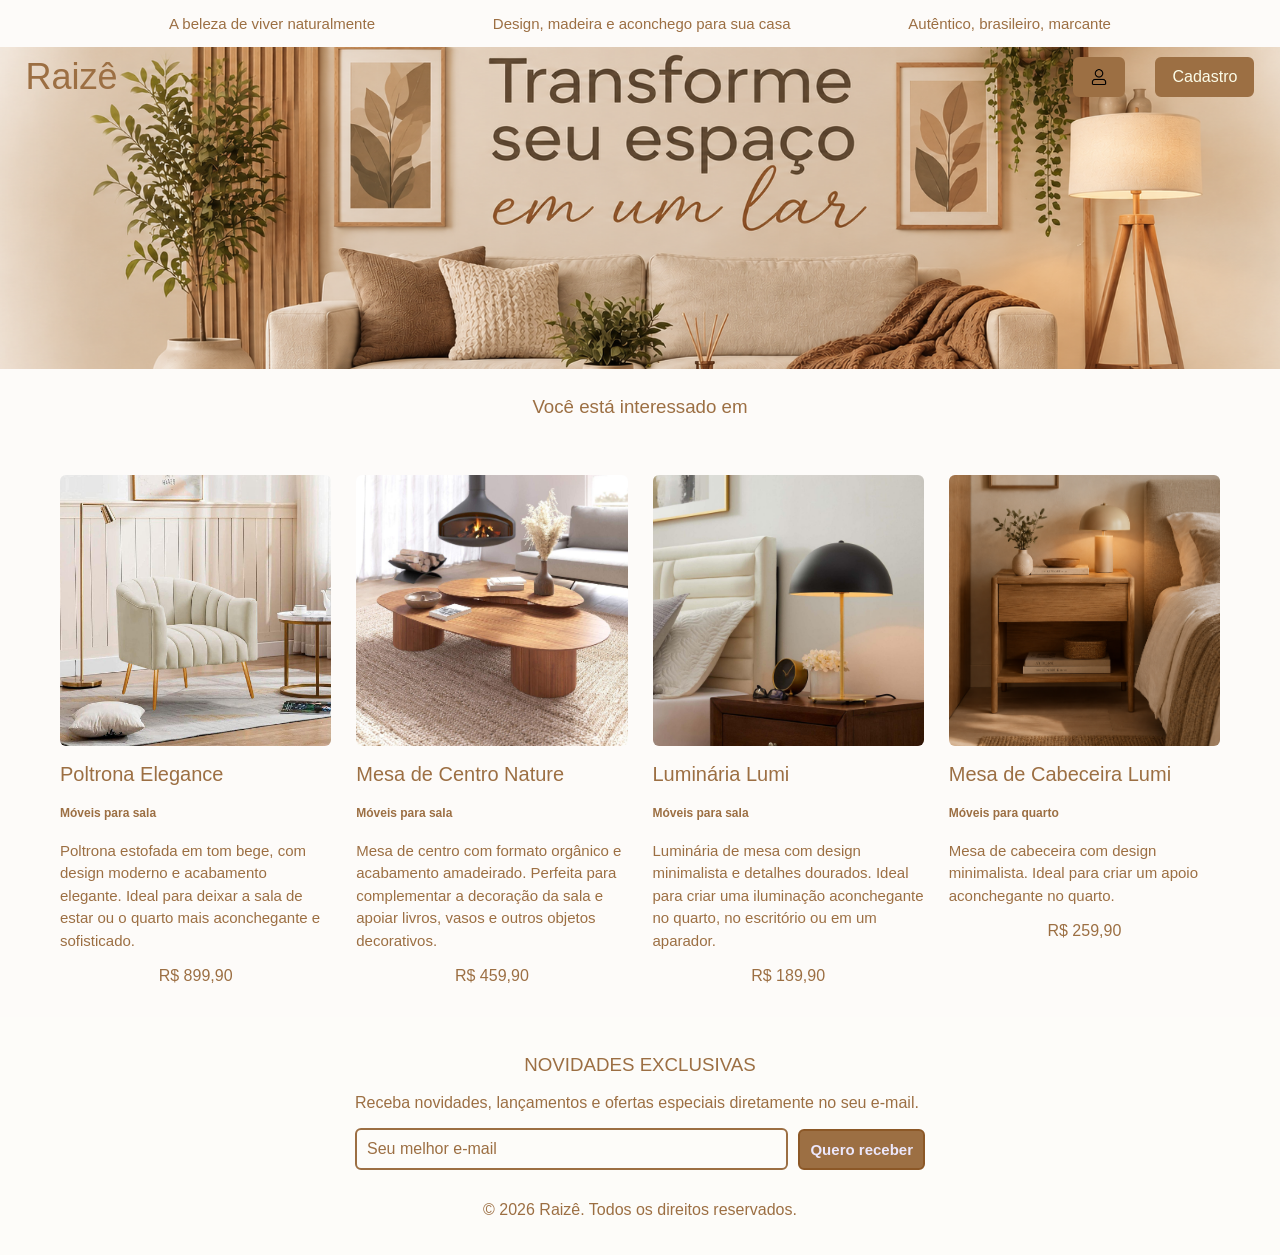
<file: batista.Atividade17.0/index.html>
<!DOCTYPE html>
<html lang="pt-BR">

<head>
    <meta charset="UTF-8">
    <meta name="viewport" content="width=device-width, initial-scale=1.0">

    <title>Raizê</title>

    <link rel="stylesheet" href="style.css">
</head>

<body>

    <!-- CABEÇALHO -->
    <header>

        <div class="frases-cabecalho">
            <section>
                A beleza de viver naturalmente
            </section>

            <section>
                Design, madeira e aconchego para sua casa
            </section>

            <section>
                Autêntico, brasileiro, marcante
            </section>
        </div>

        <!-- NAVEGAÇÃO -->
        <nav>

            <div class="cor-cabecalho">

                <section class="barra-pesquisa">
                    <h1>Raizê</h1>
                </section>

                <section id="acesso">

                    <a href="./login/login.html"
                       class="botao-acesso"
                       aria-label="Acesse sua conta">

                        <img src="./img/boneco.Login.png"
                             alt=""
                             width="18">
                    </a>

                    <a href="./cadastro/cadastro.html"
                       class="botao-acesso">
                        Cadastro
                    </a>

                </section>

            </div>

        </nav>

    </header>

    <!-- TÍTULO DA VITRINE -->
    <section class="titulo-vitrine">
        <h3>Você está interessado em</h3>
    </section>

    <!-- PRODUTOS -->
    <main>

        <article>

            <img class="imagem-produto"
                 src="./img/poltrona.jpg"
                 alt="Poltrona Elegance">

            <h2>Poltrona Elegance</h2>

            <h5 class="poltrona">
                Móveis para sala
            </h5>

            <p>
                Poltrona estofada em tom bege, com design moderno
                e acabamento elegante. Ideal para deixar a sala
                de estar ou o quarto mais aconchegante e sofisticado.
            </p>

            <h3 class="valor">R$ 899,90</h3>

        </article>

        <article>

            <img class="imagem-produto"
                 src="./img/mesa.De.Centro.jpg"
                 alt="Mesa de Centro Nature">

            <h2>Mesa de Centro Nature</h2>

            <h5 class="mesa">
                Móveis para sala
            </h5>

            <p>
                Mesa de centro com formato orgânico e acabamento
                amadeirado. Perfeita para complementar a decoração
                da sala e apoiar livros, vasos e outros objetos decorativos.
            </p>

            <h3 class="valor">R$ 459,90</h3>

        </article>

        <article>

            <img class="imagem-produto"
                 src="./img/luminaria.jpg"
                 alt="Luminária Lumi">

            <h2>Luminária Lumi</h2>

            <h5 class="luminaria">
                Móveis para sala
            </h5>

            <p>
                Luminária de mesa com design minimalista e detalhes
                dourados. Ideal para criar uma iluminação aconchegante
                no quarto, no escritório ou em um aparador.
            </p>

            <h3 class="valor">R$ 189,90</h3>

        </article>

        <article>

            <img class="imagem-produto"
                 src="./img/mesa.De.Cabeceira.png"
                 alt="Mesa de cabeceira Lumi">

            <h2>Mesa de Cabeceira Lumi</h2>

            <h5 class="luminaria">
                Móveis para quarto
            </h5>

            <p>
                Mesa de cabeceira com design minimalista.
                Ideal para criar um apoio aconchegante no quarto.
            </p>

            <h3 class="valor">R$ 259,90</h3>

        </article>

    </main>

    <!-- RODAPÉ -->
    <footer>

        <div id="novidades">

            <h3>NOVIDADES EXCLUSIVAS</h3>

            <p>
                Receba novidades, lançamentos e ofertas
                especiais diretamente no seu e-mail.
            </p>

            <form>

                <input
                    type="email"
                    placeholder="Seu melhor e-mail"
                    aria-label="Seu melhor e-mail"
                    required
                >

                <button type="submit">
                    Quero receber
                </button>

            </form>

        </div>

        <p class="direitos">
            © 2026 Raizê. Todos os direitos reservados.
        </p>

    </footer>

</body>

</html>
</file>
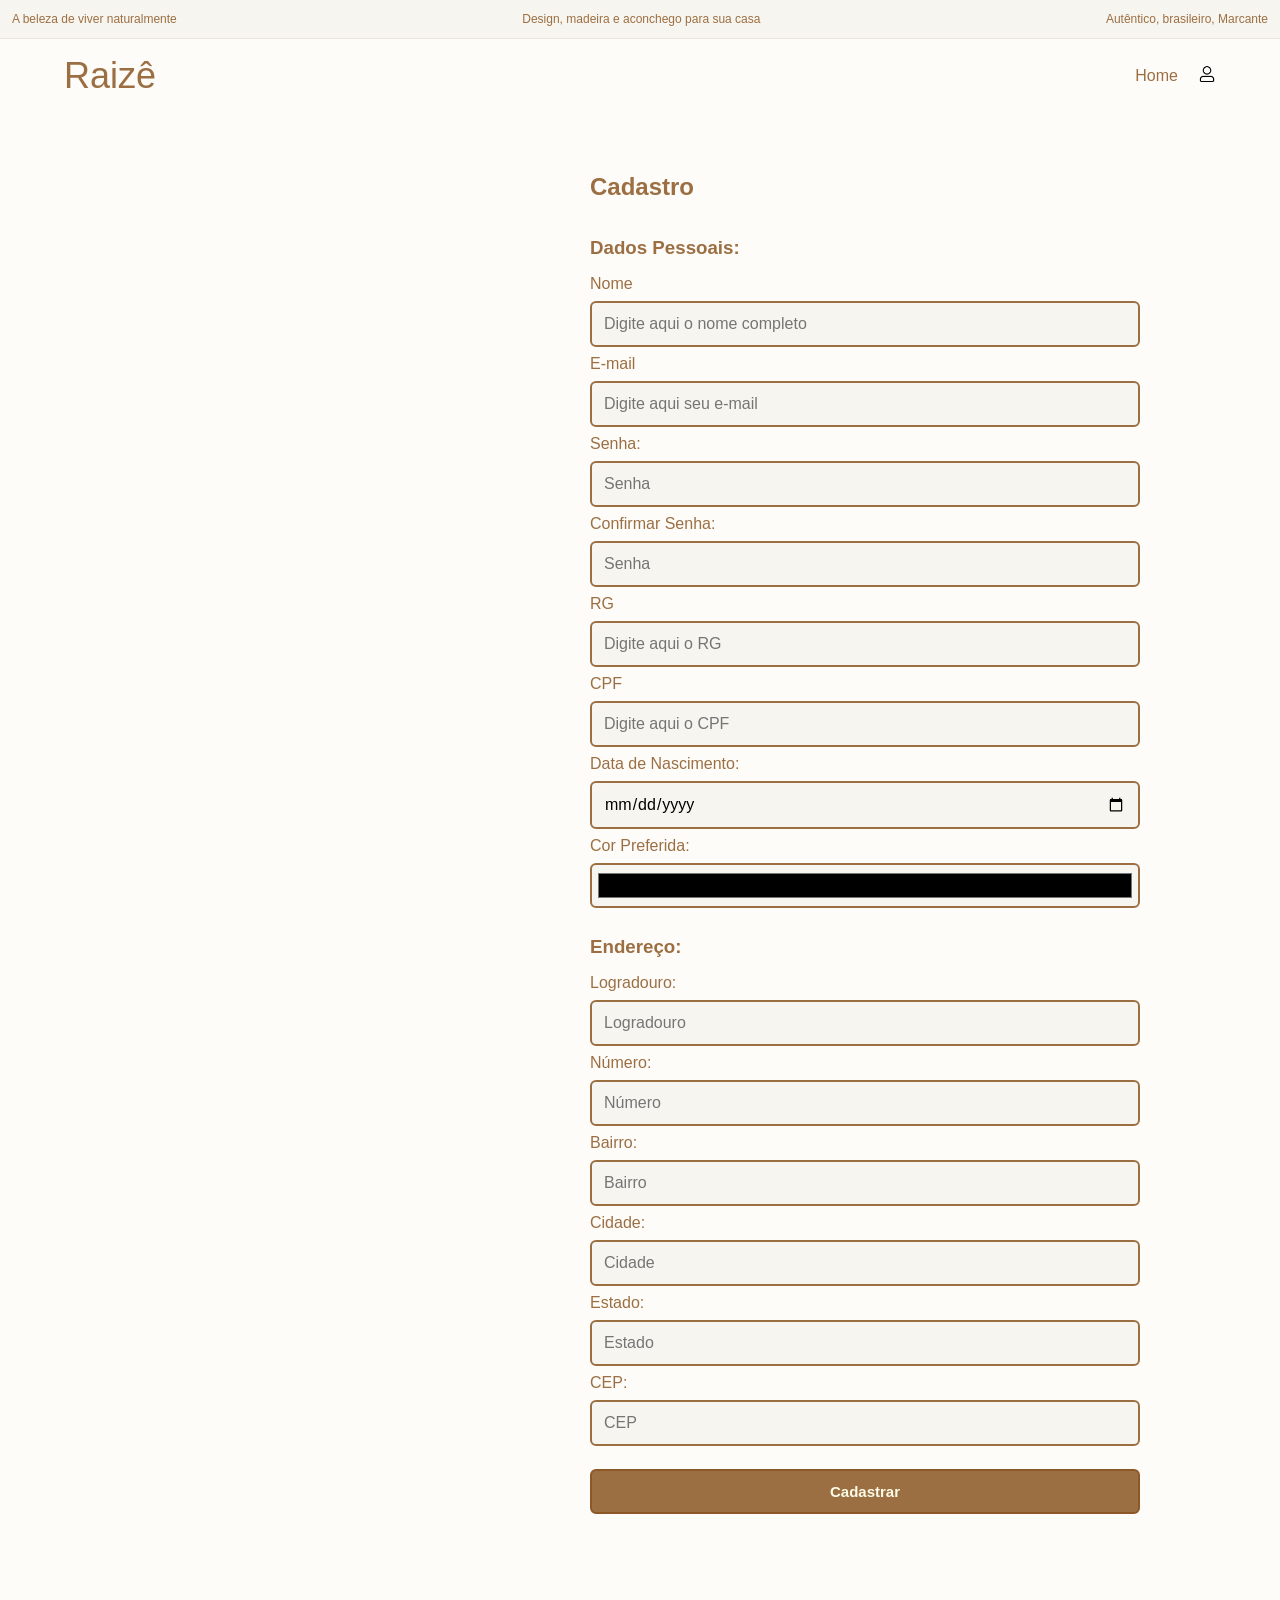
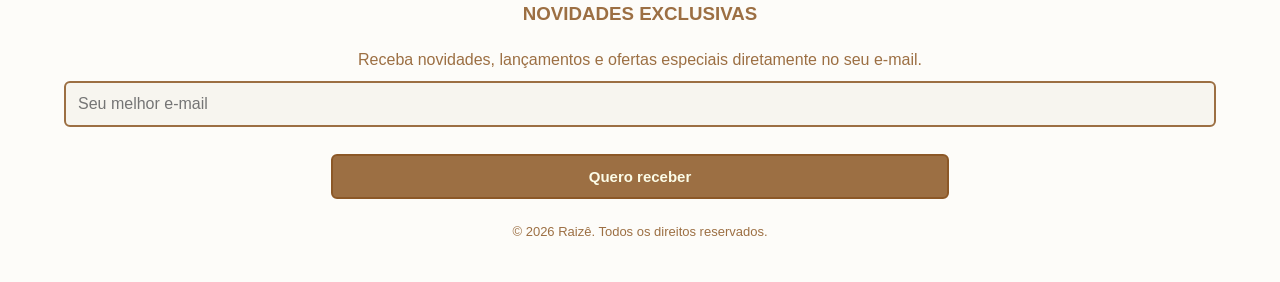
<file: batista.Atividade17.0/cadastro/cadastro.html>
<!DOCTYPE html>
<html lang="en">


<head>
      <meta charset="UTF-8">
      <meta name="viewport" content="width=device-width, initial-scale=1.0">
      <title>Cadastro</title>
      <link rel="stylesheet" href="style.css">

</head>

<body>
      <header>
            <section>
                  A beleza de viver naturalmente
            </section>
            <section>
                  Design, madeira e aconchego para sua casa
            </section>
            <section>
                  Autêntico, brasileiro, Marcante
            </section>
      </header>
      <nav>
            <section>
                  <h1>Raizê</h1>
            </section>
            <section>

                  <a href="../index.html">
                        Home
                  </a>
                  </a>
                  <a href="../login/login.html">
                        <img src="../img/boneco.Login.png" alt="acesse sua conta" width="18">
                  </a>
            </section>
      </nav>

      <div class="lateral">
            <aside>

                  <img src="../img/cadastro.png" alt="Faça parte da nossa casa" height="800">
            </aside>
            <main id="form">
                  <form onsubmit="alert('Enviado com sucesso!'); return false;">
                        <h2>Cadastro</h2>

                        <h3>Dados Pessoais:</h3>
                        <label>Nome</label>
                        <input type="text" required placeholder="Digite aqui o nome completo" maxlength="100"
                              minlength="10">
                        <label>E-mail</label>
                        <input type="email" required placeholder="Digite aqui seu e-mail" maxlength="100">
                        <label>Senha:</label>
                        <input type="password" required placeholder="Senha" maxlength="100">

                        <label>Confirmar Senha:</label>
                        <input type="password" required placeholder="Senha" maxlength="100">
                        <label>RG</label>
                        <input type="text" required placeholder="Digite aqui o RG" maxlength="10" minlength="8">
                        <label>CPF</label>
                        <input type="text" required placeholder="Digite aqui o CPF" maxlength="11" minlength="11">
                        <label>Data de Nascimento:</label>
                        <input type="date" required>
                        <label>Cor Preferida:</label>
                        <input type="color">
                        <h3>Endereço:</h3>

                        <label>Logradouro:</label>
                        <input type="text" required placeholder="Logradouro" maxlength="100">
                        <label>Número:</label>
                        <input type="text" required placeholder="Número" maxlength="4" minlength="1">
                        <label>Bairro:</label>
                        <input type="text" required placeholder="Bairro" maxlength="100">
                        <label>Cidade:</label>
                        <input type="text" required placeholder="Cidade" maxlength="100">
                        <label>Estado:</label>
                        <input type="text" required placeholder="Estado" maxlength="2">
                        <label>CEP:</label>
                        <input type="text" required placeholder="CEP" maxlength="8" minlength="8">

                        <button type="submit">Cadastrar</button>
                  </form>
            </main>
            <div class="compesar"></div>

      </div>
      <footer>
            <div class="novidades">
                  <h3>NOVIDADES EXCLUSIVAS</h3>

                  Receba novidades, lançamentos e ofertas
                  especiais diretamente no seu e-mail.

            </div>
            <input type="email" placeholder="Seu melhor e-mail">
            <button type="submit" class="quero">Quero receber</button>


            <p class="direitos">
                  © 2026 Raizê. Todos os direitos reservados.
            </p>
      </footer>

</body>

</html>
</file>
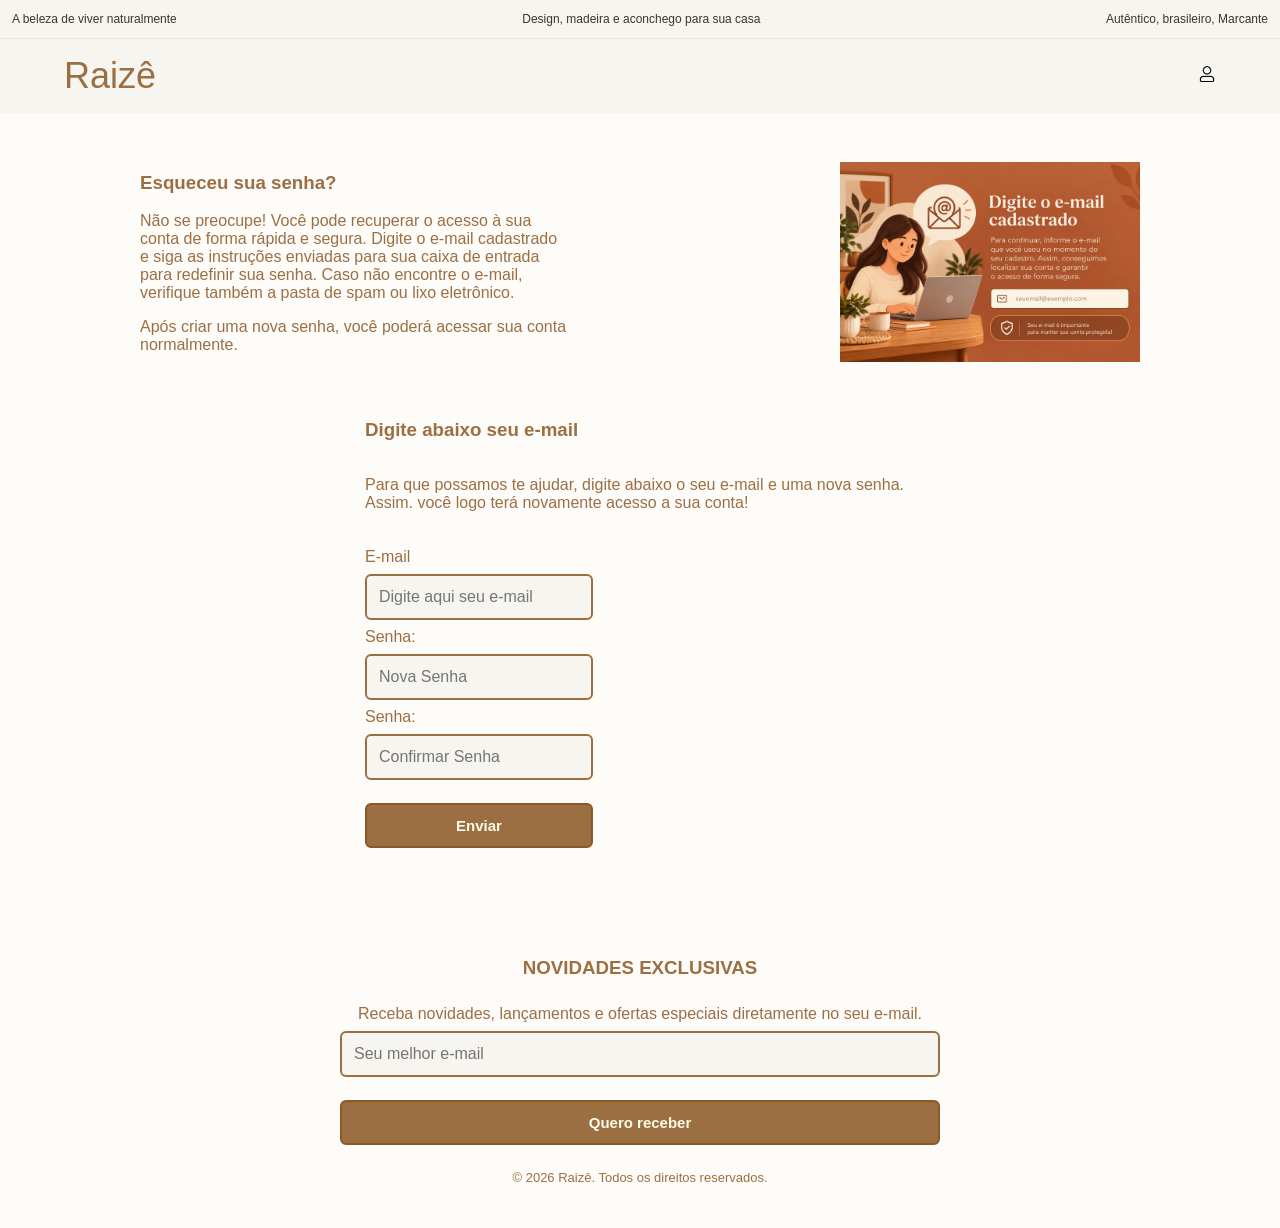
<file: batista.Atividade17.0/esqueci.senha/esquecisenha.html>
<!DOCTYPE html>
<html lang="en">

<head>
      <meta charset="UTF-8">
      <meta name="viewport" content="width=device-width, initial-scale=1.0">
      <title>Recuperar Senha</title>
      <link rel="stylesheet" href="style.css">
  
</head>

<body>
      <header>
            <section>
                  A beleza de viver naturalmente
            </section>
            <section>
                  Design, madeira e aconchego para sua casa
            </section>
            <section>
                  Autêntico, brasileiro, Marcante
            </section>
      </header>
      <nav>
            <section>
                  <h1>Raizê</h1>
            </section>
            <a href="../login/login.html">
                 <img src="../img/boneco.Login.png" alt="acesse sua conta" width="18">
            </a>
      </nav>
     
      <main>

            <section class="explica">
                 <article class="texto">
                       <h3>Esqueceu sua senha?</h3>
     
                       <p>Não se preocupe! Você pode recuperar o acesso à sua conta de forma rápida e segura. Digite o e-mail
                             cadastrado e siga as instruções enviadas para sua caixa de entrada para redefinir sua senha.
                             Caso não encontre o e-mail, verifique também a pasta de spam ou lixo eletrônico.</p>
     
                       <p>Após criar uma nova senha, você poderá acessar sua conta normalmente.</p>
                 </article>
                  <article>      
                        <img src="../img/recuperar.png" alt="Digite o e-mail cadastrado" height="300">
                  </article>
            </section>
             
            <section class="recuperar">
                  <h3>Digite abaixo seu e-mail</h3>
                  <p>Para que possamos te ajudar, digite abaixo o seu e-mail e uma nova senha. Assim. você logo terá novamente acesso a sua conta!</p>
                 <div >
                  <form action="../login/index.html" class="senha">
                        <label>E-mail</label>
                        <input type="email" required placeholder="Digite aqui seu e-mail" maxlength="100">

                        <label>Senha:</label>
                        <input type="password" required placeholder="Nova Senha" maxlength="100">
                  
                        <label>Senha:</label>
                        <input type="password" required placeholder="Confirmar Senha" maxlength="100">
                  
                        <button type="submit">Enviar</button>
                  </div>                    

                  </form>
            </section>

      </main>

      <footer>
            <div id="novidades">
                  <h3>NOVIDADES EXCLUSIVAS</h3>
            
                        Receba novidades, lançamentos e ofertas
                        especiais diretamente no seu e-mail.
            
          
            <input type="email" placeholder="Seu melhor e-mail">
            <button type="submit">Quero receber</button>

  </div>
            <p class="direitos">
                  © 2026 Raizê. Todos os direitos reservados.
            </p>
      </footer>
     
</body>

</html>
</file>
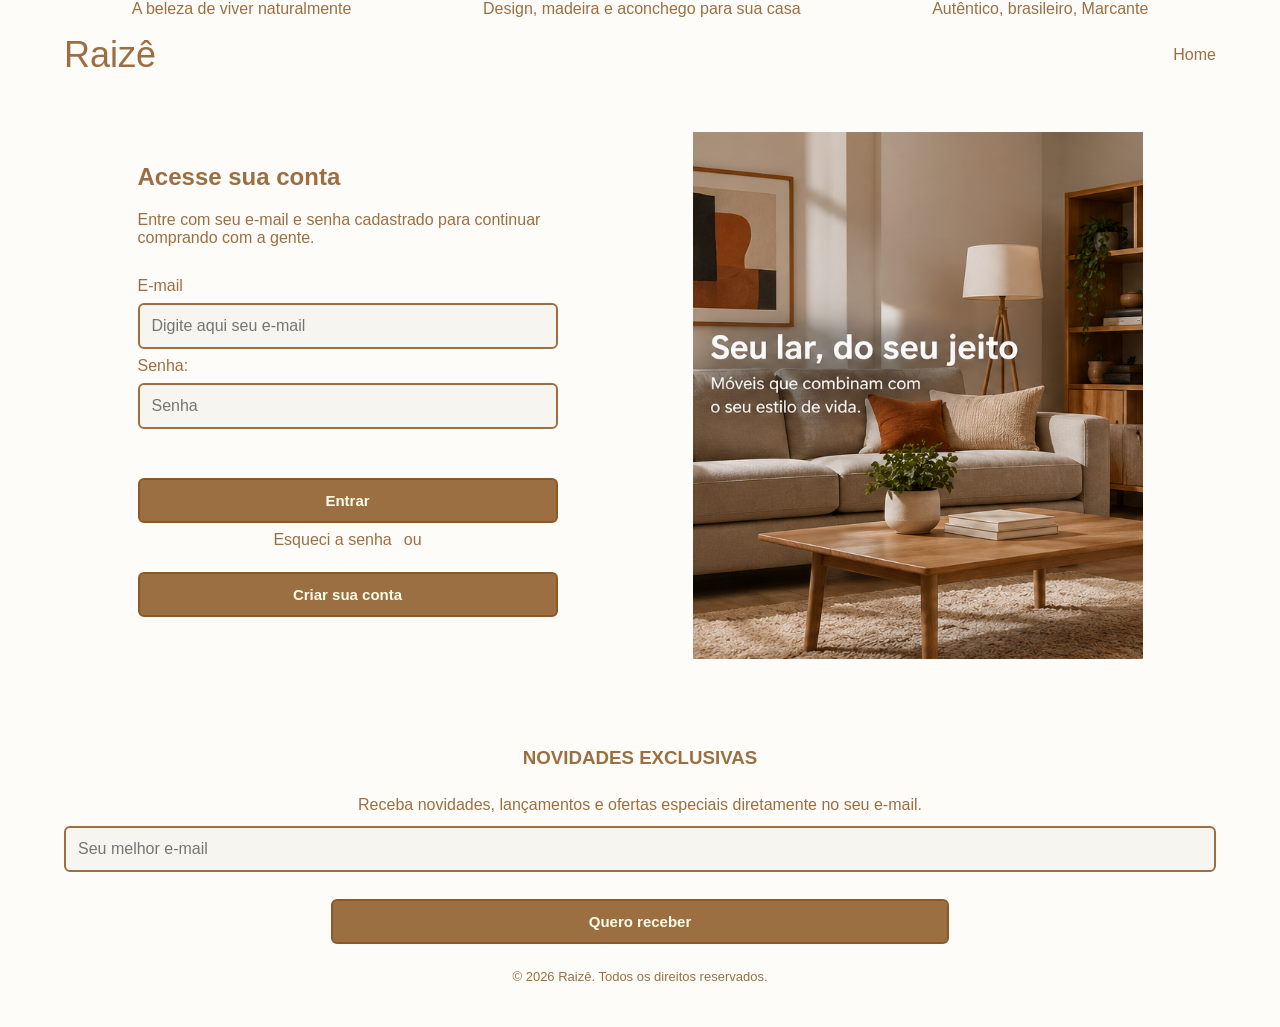
<file: batista.Atividade17.0/login/login.html>
<!DOCTYPE html>
<html lang="en">

<head>
      <meta charset="UTF-8">
      <meta name="viewport" content="width=A>, initial-scale=1.0">
      <title>Login Raizê</title>
      <link rel="stylesheet" href="style.css">
</head>

<body>
      <header>
            <section>
                  A beleza de viver naturalmente
            </section>
            <section>
                  Design, madeira e aconchego para sua casa
            </section>
            <section>
                  Autêntico, brasileiro, Marcante
            </section>
      </header>

      <nav>
             <section>
                  <h1>Raizê</h1>
            </section>
             <a href="../index.html">
                  Home
            </a>

      </nav>


      <div class="lado">
           
           

            <main>
                  <section>
                        <h2>Acesse sua conta</h2>
                        <p>Entre com seu e-mail e senha cadastrado para continuar comprando com a gente.</p>

                        <form>
                              <label>E-mail</label>
                              <input type="email" required placeholder="Digite aqui seu e-mail" maxlength="100">

                              <label>Senha:</label>
                              <input type="password" required placeholder="Senha" maxlength="100"> <br>
                              <button type="submit">Entrar</button>
                              <div class="ous">
                                    <a href="../esqueci.senha/esquecisenha.html">
                                          Esqueci a senha
                                    </a>

                                    ou
                              </div>
                              <button type="submit">Criar sua conta</button>
                        </form>
                  </section>
                  <img src="../img/login.png" alt="Vá logar.">
            </main>
      </div>
      <footer>
            <div class="novidades">
                  <h3>NOVIDADES EXCLUSIVAS</h3>
                  
                        Receba novidades, lançamentos e ofertas
                        especiais diretamente no seu e-mail.
                  
            </div>
            <input type="email" placeholder="Seu melhor e-mail">
            <button type="submit" class="quero">Quero receber</button>


            <p class="direitos">
                  © 2026 Raizê. Todos os direitos reservados.
            </p>
      </footer>

</body>

</html>
</file>
<file: batista.Atividade17.0/style.css>
/* CONFIGURAÇÕES GERAIS NÃO ALTERAR */

* {
    box-sizing: border-box;
}

html {
    scroll-behavior: smooth;
}

body {
    color: #9C6F43;
    background-color: #fdfbf9;
    font-family: 'Segoe UI', Tahoma, Geneva, Verdana, sans-serif;
    font-size: 16px;
    margin: 0;
    min-height: 100vh;
}


/* MOBILE FIRST */

.frases-cabecalho {
    display: none;
}

nav {
    width: 100%;
    background-color: #F7F5EF;
    background-image: none;
    padding: 15px;
}

.cor-cabecalho {
    display: flex;
    flex-direction: column;
    align-items: center;
    justify-content: space-between;
    gap: 15px;
    width: 100%;
}

.barra-pesquisa {
    text-align: center;
}

h1 {
    margin: 0;
    font-family: 'Lucida Sans', 'Lucida Sans Regular',
        'Lucida Grande', 'Lucida Sans Unicode',
        Geneva, Verdana, sans-serif;
    font-size: 26px;
    font-weight: 400;
}


/* LINKS DE ACESSO */

#acesso {
    display: flex;
    flex-wrap: wrap;
    justify-content: center;
    align-items: center;
    gap: 15px;
    width: 100%;
    min-height: 50px;
}

a {
    color: #9C6F43;
    text-decoration: none;
}

.botao-acesso {
    display: flex;
    align-items: center;
    justify-content: center;
    min-height: 40px;
    padding: 8px 15px;
    border: 2px solid #9C6F43;
    border-radius: 6px;
    background-color: #9C6F43;
    color: #fcfce7;
}

.botao-acesso:hover {
    background-color: #8c5827;
    color: #fcfce7;
}


/* BANNER */

.banner {
    display: block;
    width: 100%;
    max-width: 1600px;
    height: auto;
    max-height: 371px;
    object-fit: cover;
    object-position: center;
    margin: 0 auto;
}


/* TÍTULOS */

h3 {
    display: flex;
    flex-wrap: wrap;
    justify-content: space-evenly;
    align-items: center;
    gap: 10px;
    font-weight: 400;
    margin: 2px;
}

h2 {
    font-weight: 500;
}

.titulo-vitrine {
    padding: 15px;
    text-align: center;
}


/* PRODUTOS */
main {
    display: grid;
    grid-template-columns: repeat(2, minmax(0, 1fr));
    gap: 15px;
    width: 100%;
    max-width: 1200px;
    margin: 0 auto;
    padding: 15px 10px;
}

article {
    width: 100%;
    min-width: 0;
}

.imagem-produto {
    display: block;
    width: 100%;
    height: auto;
    aspect-ratio: 1 / 1;
    object-fit: cover;
    border-radius: 6px;
}

article h2 {
    font-size: 16px;
}

article h5 {
    font-size: 12px;
}

article p {
    font-size: 13px;
    line-height: 1.5;
}

.valor {
    font-size: 16px;
    cursor: pointer;
}

/* INPUTS E BOTÕES */

input {
    width: 100%;
    max-width: 100%;
    background-color: #FDFCF9;
    border: 2px solid #9C6F43;
    border-radius: 6px;
    padding: 10px;
    font-size: 16px;
}

input::placeholder {
    color: #9C6F43;
}

button {
    width: 100%;
    background-color: #9C6F43;
    color: #ece7fc;
    border: 2px solid #8c5827;
    border-radius: 6px;
    padding: 10px;
    margin-top: 15px;
    font-family: inherit;
    font-size: 15px;
    font-weight: 600;
    cursor: pointer;
    transition: all 0.3s ease;
}

button:hover {
    background-color: #8c5827;
    color: #ffffff;
    border-color: #70451f;
}


/* NOVIDADES */

#novidades {
    display: flex;
    flex-direction: column;
    justify-content: flex-start;
    width: 100%;
    max-width: 600px;
    padding: 15px;
}

#novidades form {
    display: flex;
    flex-direction: column;
    gap: 10px;
    width: 100%;
}

#novidades button {
    margin-top: 0;
}


/* RODAPÉ */

footer {
    display: flex;
    flex-direction: column;
    align-items: center;
    width: 100%;
    padding: 20px 15px;
    color: #9C6F43;
    background-color: #FDFCF9;
    font-family: 'Segoe UI', Tahoma, Geneva, Verdana, sans-serif;
    font-size: 16px;
}

.direitos {
    text-align: center;
}


/* TABLET A PARTIR DE 760PX */

@media screen and (min-width: 760px) {

    /* Cabeçalho */

    .frases-cabecalho {
           display: flex;
        flex-direction: row;
        justify-content: space-evenly;
    }

    /* Navegação com imagem */

    nav {
        background-image: url("./img/cabecalho.png");
        background-position: center;
        background-repeat: no-repeat;
        background-size: cover;
        min-height: 201px;
        padding: 5px 3%;
    }

    .cor-cabecalho {
 
        flex-direction: row;
        align-items: center;
    }

    .barra-pesquisa {
        text-align: left;
    }

    h1 {
        font-size: 32px;
    }

    #acesso {
        justify-content: flex-end;
        gap: 20px;
        width: auto;
    }

    /* Produtos */


    main {
        grid-template-columns: repeat(2, minmax(0, 1fr));
        gap: 25px;
        padding: 30px;
    }

    article {
        max-width: 350px;
        justify-self: center;
    }

    article h2 {
        font-size: 20px;
    }

    article p {
        font-size: 15px;
    }



    /* Novidades */

    #novidades {
        width: 80%;
    }

    #novidades form {
        flex-direction: row;
        align-items: center;
    }

    #novidades input {
        flex: 1;
        min-width: 0;
    }

    #novidades button {
        width: auto;
        white-space: nowrap;
    }

}


/*  DESKTOP (pc) A PARTIR DE 1024PX */

@media screen and (min-width: 1024px) {

    /* Cabeçalho */

    .frases-cabecalho {
        padding: 15px 4%;
        font-size: 15px;
    }

    nav {
        min-height: 322px;
        padding: 5px 2%;
        background-position: center;
        background-size: cover;
    }

    h1 {
        font-size: 36px;
    }

    #acesso {
        gap: 30px;
    }

    /* Produtos */

    .titulo-vitrine {
        padding: 25px;
    }

     main {
        grid-template-columns: repeat(4, minmax(0, 1fr));
        gap: 25px;
        padding: 30px 20px;
    }

    article {
        max-width: 300px;
    }

    article h2 {
        font-size: 20px;
    }


    /* Novidades */

    #novidades {
        width: 600px;
    }

    /* Botões */

    button {
        max-width: 300px;
    }

}
</file>
<file: batista.Atividade17.0/cadastro/style.css>
* {
      box-sizing: border-box;
}

body {
      margin: 0;
      color: #9C6F43;
      background-color: #FDFCF9;
      font-family: 'Segoe UI', Tahoma, Geneva, Verdana, sans-serif;
      font-size: 16px;
}

h1 {
      margin: 0;
      font-family: 'Lucida Sans', Geneva, Verdana, sans-serif;
      font-size: 32px;
      font-weight: 400;
}

a {
      color: #9C6F43;
      text-decoration: none;
}

/* CABEÇALHO*/

header {
      display: none;
}

/* NAVEGAÇÃO */

nav {
      display: flex;
      flex-direction: row;
      justify-content: space-between;
      align-items: center;

      padding: 16px 5%;
}

nav section {
      display: flex;
      align-items: center;
      gap: 20px;
}

nav img {
      width: 18px;
      height: auto;
}

/* ÁREA LATERAL */

.lateral img {
      display: none;
}

.lateral {
      display: flex;
      flex-direction: column;
      align-items: center;
      gap: 25px;

      width: 100%;
      padding: 20px;
}

aside {
      width: 100%;
      max-width: 450px;
}

aside img {
      display: block;
      width: 100%;
      height: auto;
      object-fit: contain;
}

/* FORMULÁRIO */

#form {
      display: flex;
      flex-direction: column;
      align-items: center;

      width: 100%;
      max-width: 550px;
}

form {
      display: flex;
      flex-direction: column;
      gap: 8px;

      width: 100%;
}

form h2 {
      margin-bottom: 8px;
}

form h3 {
      margin-top: 20px;
      margin-bottom: 8px;
}

label {
      font-weight: 500;
}

input {
      width: 100%;
      min-width: 0;
      padding: 12px;

      background-color: #F7F5EF;
      border: 2px solid #9C6F43;
      border-radius: 6px;

      font-family: inherit;
      font-size: 16px;
}

input[type="color"] {
      height: 45px;
      padding: 4px;
}

/* BOTÕES */

button {
      width: 100%;
      padding: 12px;
      margin-top: 15px;

      background-color: #9C6F43;
      color: #FCFCE7;

      border: 2px solid #8c5827;
      border-radius: 6px;

      font-family: inherit;
      font-size: 15px;
      font-weight: 600;

      cursor: pointer;
      transition: all 0.3s ease;
}

button:hover {
      background-color: #8c5827;
      color: #ffffff;
      border-color: #70451f;
}

/* RODAPÉ */

footer {
      display: flex;
      flex-direction: column;
      align-items: center;
      gap: 12px;

      width: 100%;
      padding: 24px 20px;
}

.novidades {
      display: flex;
      flex-direction: column;
      gap: 8px;

      width: 100%;
      max-width: 600px;

      text-align: center;
}

.quero {
      width: 100%;
      max-width: 618px;
}

.direitos {
      text-align: center;
      font-size: 13px;
}

/* TABLET E DESKTOP */

@media (min-width: 768px) {

      header {
            flex-direction: row;
            justify-content: space-between;
            padding: 12px 3%;
            font-size: 14px;
            display: flex;
            align-items: center;
            gap: 6px;
            width: 100%;
            min-height: 30px;
            padding: 12px;
            color: #9C6F43;
            background-color: #F7F5EF;
            border-bottom: 1px solid #E8E5DC;
            text-align: center;
            font-size: 12px;
      }

      h1 {
            font-size: 36px;
      }

      .lateral {
            flex-direction: row;
            justify-content: space-between;
            align-items: center;
            gap: 40px;

            padding: 40px 5%;
      }

      .laretal img {
               
      display: block;
      width: 100%;
      max-width: 450px;
      height: auto;
      object-fit: contain;
}
      

      aside {
            flex: 1;
            max-width: 450px;
      }

      #form {
            flex: 1;
            max-width: 550px;
      }

      footer {
            padding: 30px 5%;
      }
}
</file>
<file: batista.Atividade17.0/esqueci.senha/style.css>
* {
    box-sizing: border-box;
}

body {
    margin: 0;

    color: #9C6F43;
    background-color: #FDFCF9;

    font-family: 'Segoe UI', Tahoma, Geneva, Verdana, sans-serif;
    font-size: 16px;
}

h1 {
    margin: 0;

    font-family: 'Lucida Sans', Geneva, Verdana, sans-serif;
    font-size: 32px;
    font-weight: 400;
}

a {
    color: #9C6F43;
    text-decoration: none;
}

/* CABEÇALHO */

header {
    display: none;
}

/* NAVEGAÇÃO */

nav {
    display: flex;
    flex-direction: row;
    justify-content: space-between;
    align-items: center;
background-color: #F7F5EF;
    padding: 16px 5%;
}

nav img {
    width: 18px;
    height: auto;
}

/* CONTEÚDO PRINCIPAL */

main {
    display: flex;
    flex-direction: column;
    align-items: center;
    gap: 30px;

    width: 100%;
    padding: 20px;
}

/* EXPLICAÇÃO */

.explica {
    display: flex;
    flex-direction: column;
    align-items: center;
    gap: 20px;

    width: 100%;
    max-width: 1000px;

    text-align: center;
}

.texto {
    width: 100%;
    max-width: 430px;
}

.explica article img {
    display: block;

    width: 100%;
    max-width: 300px;
    height: auto;

    object-fit: contain;
}

/* RECUPERAÇÃO DE SENHA */

.recuperar {
    display: flex;
    flex-direction: column;
    align-items: center;

    width: 100%;
    max-width: 550px;
}

.recuperar h3,
.recuperar p {
    width: 100%;
}

.senha {
    display: flex;
    flex-direction: column;
    gap: 8px;

    width: 100%;
    margin: 20px auto;
}

label {
    font-weight: 500;
}

input {
    width: 100%;
    min-width: 0;

    padding: 12px;

    background-color: #F7F5EF;

    border: 2px solid #9C6F43;
    border-radius: 6px;

    font-family: inherit;
    font-size: 16px;
}

/* BOTÕES */

button {
    width: 100%;
    padding: 12px;

    margin-top: 15px;

    background-color: #9C6F43;
    color: #FCFCE7;

    border: 2px solid #8c5827;
    border-radius: 6px;

    font-family: inherit;
    font-size: 15px;
    font-weight: 600;

    cursor: pointer;
    transition: all 0.3s ease;
}

button:hover {
    background-color: #8c5827;
    color: #ffffff;
    border-color: #70451f;
}

/* RODAPÉ */

footer {
    display: flex;
    flex-direction: column;
    align-items: center;
    gap: 12px;

    width: 100%;
    padding: 24px 20px;
}

#novidades {
    display: flex;
    flex-direction: column;
    align-items: center;
    gap: 8px;

    width: 100%;
    max-width: 600px;

    text-align: center;
}

#novidades input,
#novidades button {
    width: 100%;
}

.direitos {
    text-align: center;
    font-size: 13px;
}

/* TABLET E DESKTOP */

@media (min-width: 768px) {

    header {
        flex-direction: row;
        justify-content: space-between;

        padding: 12px 3%;
        font-size: 14px;
        display: flex;

    align-items: center;
    gap: 6px;

    width: 100%;
    min-height: 30px;
    padding: 12px;

    color: #39352F;
    background-color: #F7F5EF;

    border-bottom: 1px solid #E8E5DC;

    text-align: center;
    font-size: 12px;
}
    }

    h1 {
        font-size: 36px;
    }

    main {
        padding: 40px 5%;
    }

    .explica {
        flex-direction: row;
        justify-content: space-between;
        align-items: center;
        gap: 40px;

        text-align: left;
    }

    .texto {
        flex: 1;
        max-width: 430px;
    }

    .explica article img {
        max-width: 300px;
    }

    .recuperar {
        align-items: flex-start;
    }

    footer {
        padding: 30px 5%;
    }
}
</file>
<file: batista.Atividade17.0/login/style.css>
* {
      box-sizing: border-box;
}

body {
      margin: 0;
      color: #9C6F43;
      background-color: #FDFCF9;
      font-family: 'Segoe UI', Tahoma, Geneva, Verdana, sans-serif;
      font-size: 16px;
}

h1 {
      margin: 0;
      font-family: 'Lucida Sans', Geneva, Verdana, sans-serif;
      font-size: 32px;
      font-weight: 400;
}

a {
      color: #9C6F43;
      text-decoration: none;
}

/* CABEÇALHO */

header {
      display: none;
}

nav {
      display: flex;
      justify-content: space-between;
      align-items: center;

      padding: 16px 5%;
}

/* ÁREA PRINCIPAL */

.lado {
      display: flex;
      justify-content: center;
      width: 100%;
      padding: 20px;
}

main {
      display: flex;
      flex-direction: column;
      align-items: center;
      gap: 30px;

      width: 100%;
      max-width: 1100px;
}

main>section {
      width: 100%;
      max-width: 420px;
}

main img {
      display: none;
}

/* FORMULÁRIO */

form {
      display: flex;
      flex-direction: column;
      gap: 8px;

      width: 100%;
      margin: 30px auto;
}

input {
      width: 100%;
      min-width: 0;
      padding: 12px;

      background-color: #F7F5EF;
      border: 2px solid #9C6F43;
      border-radius: 6px;

      font-family: inherit;
      font-size: 16px;
}

button {
      width: 100%;
      padding: 12px;

      margin-top: 15px;

      background-color: #9C6F43;
      color: #FCFCE7;

      border: 2px solid #8c5827;
      border-radius: 6px;

      font-family: inherit;
      font-size: 15px;
      font-weight: 600;

      cursor: pointer;
      transition: all 0.3s ease;
}

button:hover {
      background-color: #8c5827;
      color: #ffffff;
      border-color: #70451f;
}

.ous {
      display: flex;
      flex-direction: column;
      align-items: center;
      gap: 8px;
}

/* RODAPÉ */

footer {
      display: flex;
      flex-direction: column;
      align-items: center;
      gap: 12px;

      width: 100%;
      padding: 24px 20px;
}

.novidades {
      display: flex;
      flex-direction: column;
      width: 100%;
      max-width: 600px;
      gap: 8px;
      text-align: center;
}

.quero {
      width: 100%;
      max-width: 618px;
}

.direitos {
      text-align: center;
      font-size: 13px;
}

/*  TABLET E DESKTOP */

@media (min-width: 768px) {

      header {
                display: flex;
        flex-direction: row;
        justify-content: space-evenly;
      }

      main img {
      display: block;
      width: 100%;
      max-width: 450px;
      height: auto;
      object-fit: contain;
}

      h1 {
            font-size: 36px;
      }

      .lado {
            padding: 40px 5%;
      }

      main {
            flex-direction: row;
            justify-content: space-around;
            gap: 40px;
      }

      main>section {
            flex: 1;
      }

      main img {
            flex: 1;
            max-width: 450px;
      }

      .ous {
            flex-direction: row;
            justify-content: center;
            gap: 12px;
      }

      footer {
            padding: 30px 5%;
      }
}
</file>
